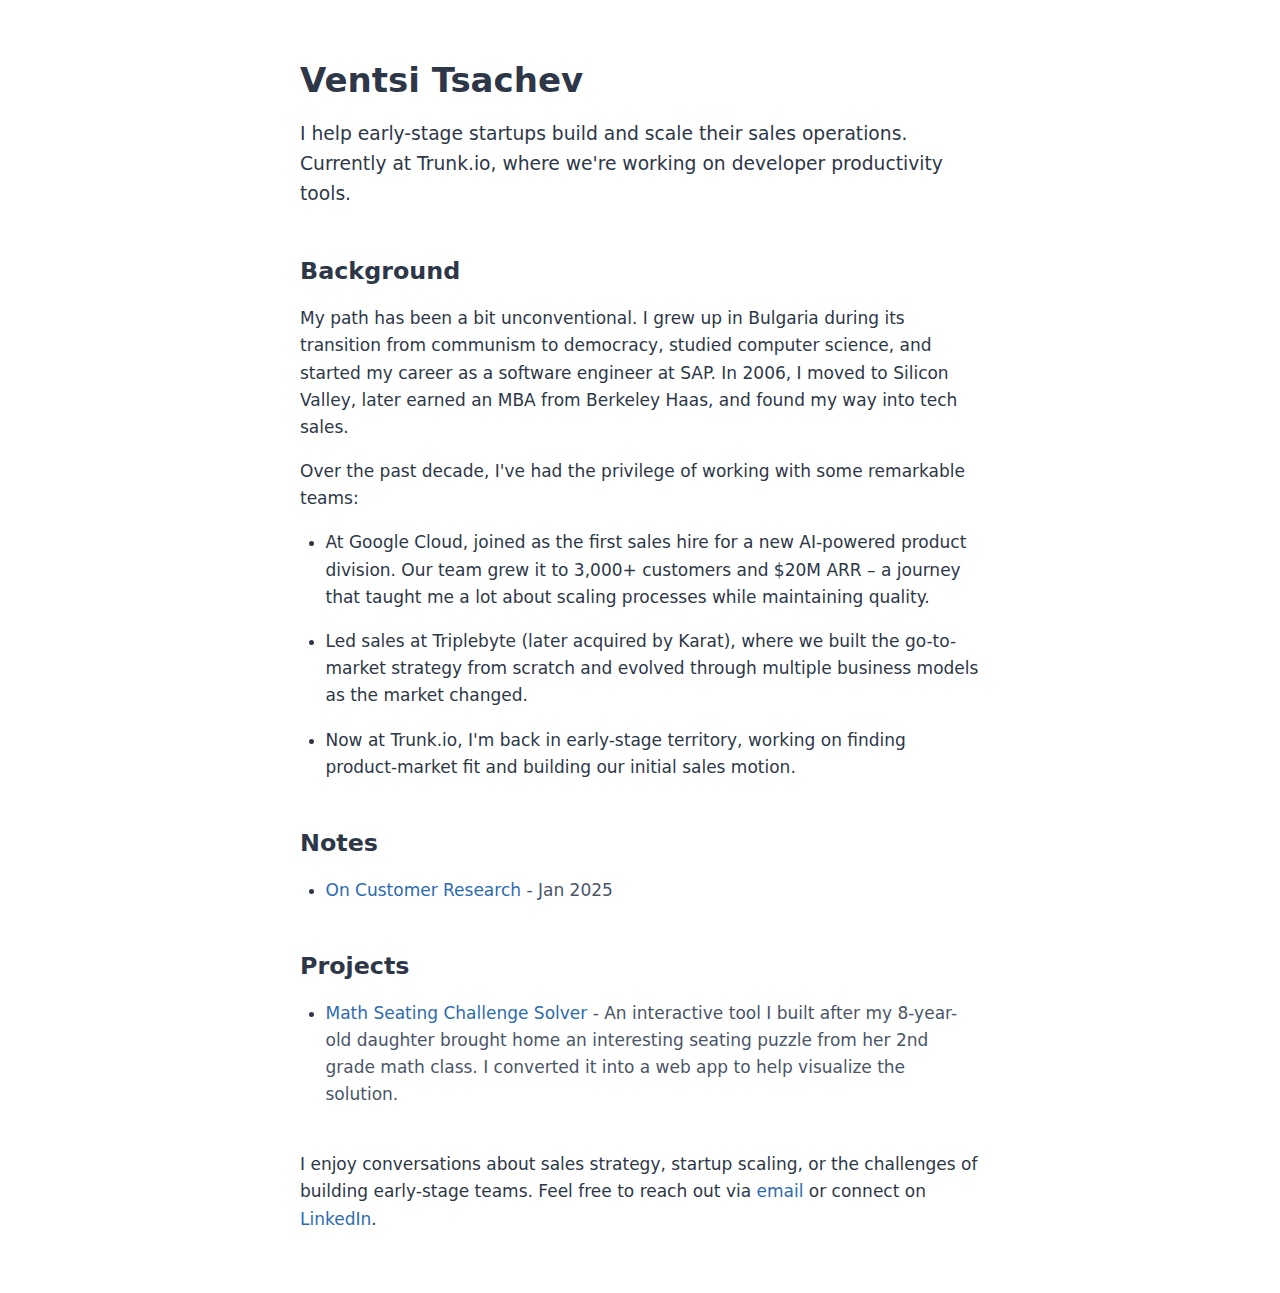
<file: index.html>
<!DOCTYPE html>
<html lang="en">
<head>
    <meta charset="UTF-8">
    <meta name="description" content="Ventsi Tsachev - Thoughts on tech sales, startups, and building teams"/>
    <meta name="twitter:card" content="summary" />
    <meta name="twitter:site" content="@ventsy" />
    <meta name="viewport" content="width=device-width, initial-scale=1.0">
    <link rel="canonical" href="http://tsachev.us" />
    <style>
        body {
            line-height: 1.6;
            font-family: system-ui, -apple-system, BlinkMacSystemFont, 'Segoe UI', Roboto, sans-serif;
            font-size: 17px;
            color: #2d3748;
            padding: 0 20px;
            margin: 0;
            background-color: #fff;
        }

        #maincontent {
            max-width: 680px;
            margin: 60px auto;
            padding: 0 20px;
        }

        h1, h2 {
            line-height: 1.2;
        }

        h1 {
            font-size: 2em;
            margin-bottom: 0.5em;
            font-weight: 600;
        }

        h2 {
            font-size: 1.4em;
            margin-top: 2em;
            font-weight: 600;
        }

        .intro {
            font-size: 1.1em;
            line-height: 1.6;
            margin-bottom: 2em;
        }

        ul {
            padding-left: 1.5em;
            margin-bottom: 1.5em;
        }

        li {
            margin-bottom: 1em;
        }

        a {
            color: #2b6cb0;
            text-decoration: none;
        }

        a:hover {
            text-decoration: underline;
        }

        .section {
            margin-bottom: 2.5em;
        }

        .subtle-highlight {
            color: #4a5568;
        }
    </style>
    <title>Ventsi Tsachev</title>
</head>
<body>
    <div id="maincontent">
        <h1>Ventsi Tsachev</h1>
        <p class="intro">I help early-stage startups build and scale their sales operations. Currently at Trunk.io, where we're working on developer productivity tools.</p>

        <div class="section">
            <h2>Background</h2>
            <p>My path has been a bit unconventional. I grew up in Bulgaria during its transition from communism to democracy, studied computer science, and started my career as a software engineer at SAP. In 2006, I moved to Silicon Valley, later earned an MBA from Berkeley Haas, and found my way into tech sales.</p>
            
            <p>Over the past decade, I've had the privilege of working with some remarkable teams:</p>
            <ul>
                <li>At Google Cloud, joined as the first sales hire for a new AI-powered product division. Our team grew it to 3,000+ customers and $20M ARR – a journey that taught me a lot about scaling processes while maintaining quality.</li>
                <li>Led sales at Triplebyte (later acquired by Karat), where we built the go-to-market strategy from scratch and evolved through multiple business models as the market changed.</li>
                <li>Now at Trunk.io, I'm back in early-stage territory, working on finding product-market fit and building our initial sales motion.</li>
            </ul>
        </div>
        <div class="section">
            <h2>Notes</h2>
            <ul>
                <li>
                    <a href="/blog/notes-on-customer-research">On Customer Research</a>
                    <span class="subtle-highlight"> - Jan 2025</span>
                </li>
            </ul>
        </div>
        
        <div class="section">
            <h2>Projects</h2>
            <ul>
                <li>
                    <a href="/seating-challenge-solver/">Math Seating Challenge Solver</a>
                    <span class="subtle-highlight"> - An interactive tool I built after my 8-year-old daughter brought home an interesting seating puzzle from her 2nd grade math class. I converted it into a web app to help visualize the solution.</span>
                </li>
            </ul>
        </div>

        <div class="section">
            <p>I enjoy conversations about sales strategy, startup scaling, or the challenges of building early-stage teams. Feel free to reach out via <a href="mailto:ventsi@tsachev.us">email</a> or connect on <a href="https://www.linkedin.com/in/ventsi/">LinkedIn</a>.</p>
        </div>
    </div>
</body>
</html>
</file>
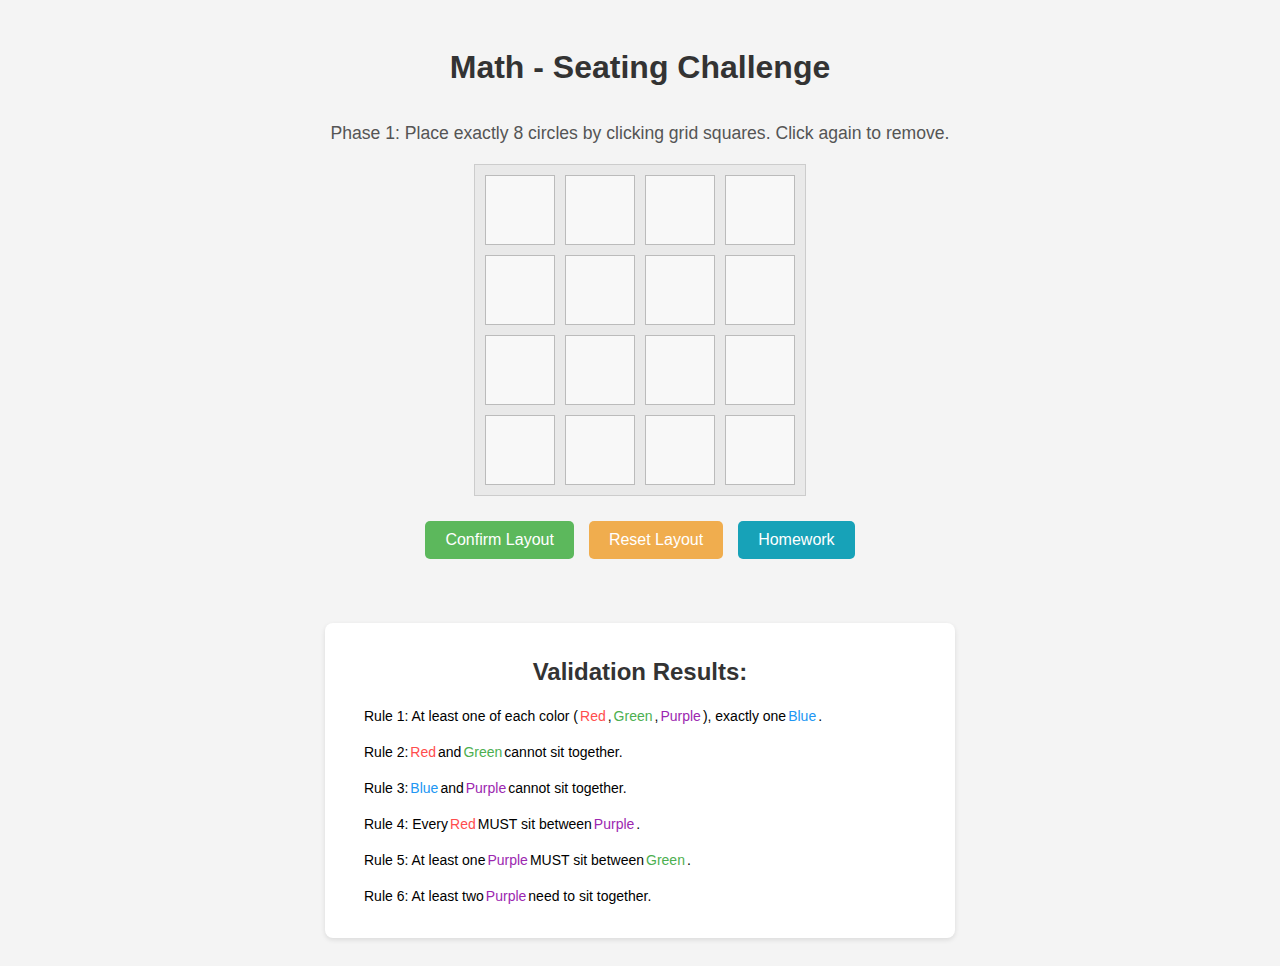
<file: seating-challenge-solver/index.html>
<!DOCTYPE html>
<html lang="en">
<head>
    <meta charset="UTF-8">
    <meta name="viewport" content="width=device-width, initial-scale=1.0">
    <title>Seating Challenge - Custom Layout</title>
    <link rel="stylesheet" href="style.css">
</head>
<body>
    <h1>Math - Seating Challenge</h1>

    <div id="instructions">
        Loading...
    </div>

    <div id="grid-container">
        </div>

    <div id="controls">
        <button id="confirm-button">Confirm Layout</button>
        <button id="check-button" style="display: none;">Check</button>
        <button id="reset-button">Reset Layout</button>
        <button id="homework-button">Homework</button> <!-- Renamed to Homework -->
    </div>

     <div id="feedback-area" aria-live="polite">
        </div>

    <div id="results-area">
        <h2>Validation Results:</h2>
        <ul>
            <li id="rule-1">
                Rule 1: At least one of each color 
                (<span class="color-word" style="color:#ff4d4d;">Red</span>, 
                <span class="color-word" style="color:#4caf50;">Green</span>, 
                <span class="color-word" style="color:#9c27b0;">Purple</span>), exactly one 
                <span class="color-word" style="color:#2196f3;">Blue</span>.
                <span class="status"></span>
            </li>
            <li id="rule-2">
                Rule 2: 
                <span class="color-word" style="color:#ff4d4d;">Red</span> and 
                <span class="color-word" style="color:#4caf50;">Green</span> cannot sit together.
                <span class="status"></span>
            </li>
            <li id="rule-3">
                Rule 3:
                <span class="color-word" style="color:#2196f3;">Blue</span>
                and
                <span class="color-word" style="color:#9c27b0;">Purple</span>
                cannot sit together.
                <span class="status"></span>
            </li>
            <li id="rule-4">
                Rule 4: Every 
                <span class="color-word" style="color:#ff4d4d;">Red</span> MUST sit between 
                <span class="color-word" style="color:#9c27b0;">Purple</span>.
                <span class="status"></span>
            </li>
            <li id="rule-5">
                Rule 5: At least one 
                <span class="color-word" style="color:#9c27b0;">Purple</span> MUST sit between 
                <span class="color-word" style="color:#4caf50;">Green</span>.
                <span class="status"></span>
            </li>
            <li id="rule-6">
                Rule 6: At least two 
                <span class="color-word" style="color:#9c27b0;">Purple</span> need to sit together.
                <span class="status"></span>
            </li>
        </ul>
    </div>

    <!-- Add a modal for entering the answer -->
    <div id="answer-modal" class="modal hidden">
        <div class="modal-content">
            <h2>Which machine sends documents using a phone line?</h2>
            <input id="answer-input" type="text" placeholder="Enter your answer here" autofocus />
            <div class="modal-buttons">
                <button id="answer-submit">Submit</button>
                <button id="answer-cancel">Cancel</button>
            </div>
        </div>
    </div>

    <script src="script.js"></script>
</body>
</html>
</file>
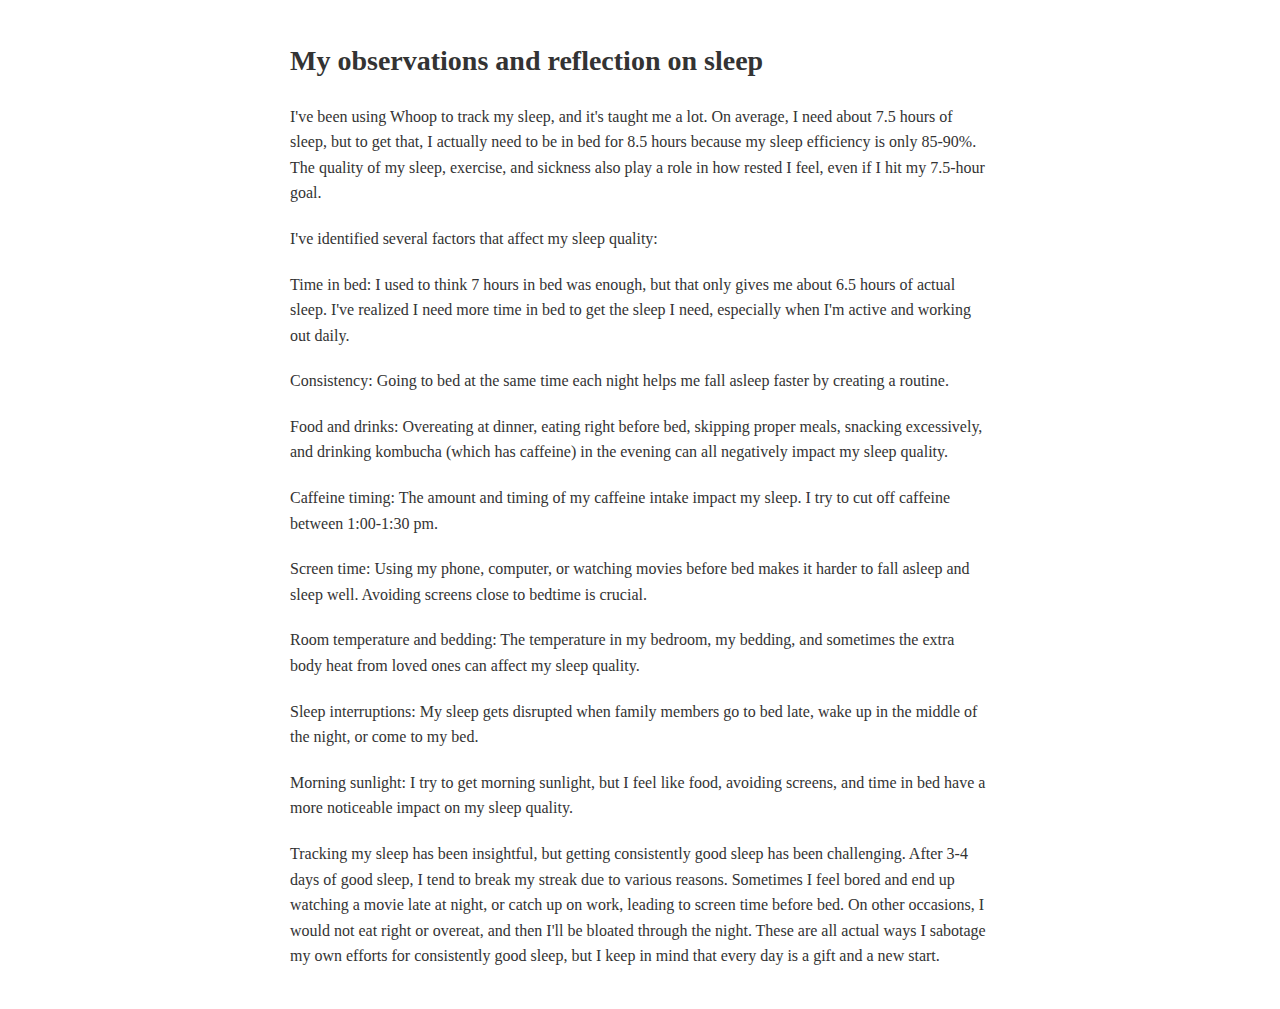
<file: sleep-observations.html>
<!DOCTYPE html>
<html lang="en">
<head>
    <meta charset="UTF-8">
    <meta name="viewport" content="width=device-width, initial-scale=1.0">
    <title>My observations and reflection on sleep</title>
    <style>
        body {
            font-family: 'Georgia', serif;
            line-height: 1.6;
            max-width: 700px;
            margin: 0 auto;
            padding: 20px;
            color: #333;
        }
        h1 {
            font-size: 28px;
            margin-bottom: 20px;
        }
        p {
            margin-bottom: 20px;
        }
    </style>
</head>
<body>
    <h1>My observations and reflection on sleep</h1>

    <p>I've been using Whoop to track my sleep, and it's taught me a lot. On average, I need about 7.5 hours of sleep, but to get that, I actually need to be in bed for 8.5 hours because my sleep efficiency is only 85-90%. The quality of my sleep, exercise, and sickness also play a role in how rested I feel, even if I hit my 7.5-hour goal.</p>

    <p>I've identified several factors that affect my sleep quality:</p>

    <p>Time in bed: I used to think 7 hours in bed was enough, but that only gives me about 6.5 hours of actual sleep. I've realized I need more time in bed to get the sleep I need, especially when I'm active and working out daily.</p>

    <p>Consistency: Going to bed at the same time each night helps me fall asleep faster by creating a routine.</p>

    <p>Food and drinks: Overeating at dinner, eating right before bed, skipping proper meals, snacking excessively, and drinking kombucha (which has caffeine) in the evening can all negatively impact my sleep quality.</p>

    <p>Caffeine timing: The amount and timing of my caffeine intake impact my sleep. I try to cut off caffeine between 1:00-1:30 pm.</p>

    <p>Screen time: Using my phone, computer, or watching movies before bed makes it harder to fall asleep and sleep well. Avoiding screens close to bedtime is crucial.</p>

    <p>Room temperature and bedding: The temperature in my bedroom, my bedding, and sometimes the extra body heat from loved ones can affect my sleep quality.</p>

    <p>Sleep interruptions: My sleep gets disrupted when family members go to bed late, wake up in the middle of the night, or come to my bed.</p>

    <p>Morning sunlight: I try to get morning sunlight, but I feel like food, avoiding screens, and time in bed have a more noticeable impact on my sleep quality.</p>

    <p>Tracking my sleep has been insightful, but getting consistently good sleep has been challenging. After 3-4 days of good sleep, I tend to break my streak due to various reasons. Sometimes I feel bored and end up watching a movie late at night, or catch up on work, leading to screen time before bed. On other occasions, I would not eat right or overeat, and then I'll be bloated through the night. These are all actual ways I sabotage my own efforts for consistently good sleep, but I keep in mind that every day is a gift and a new start.</p>
</body>
</html>
</file>
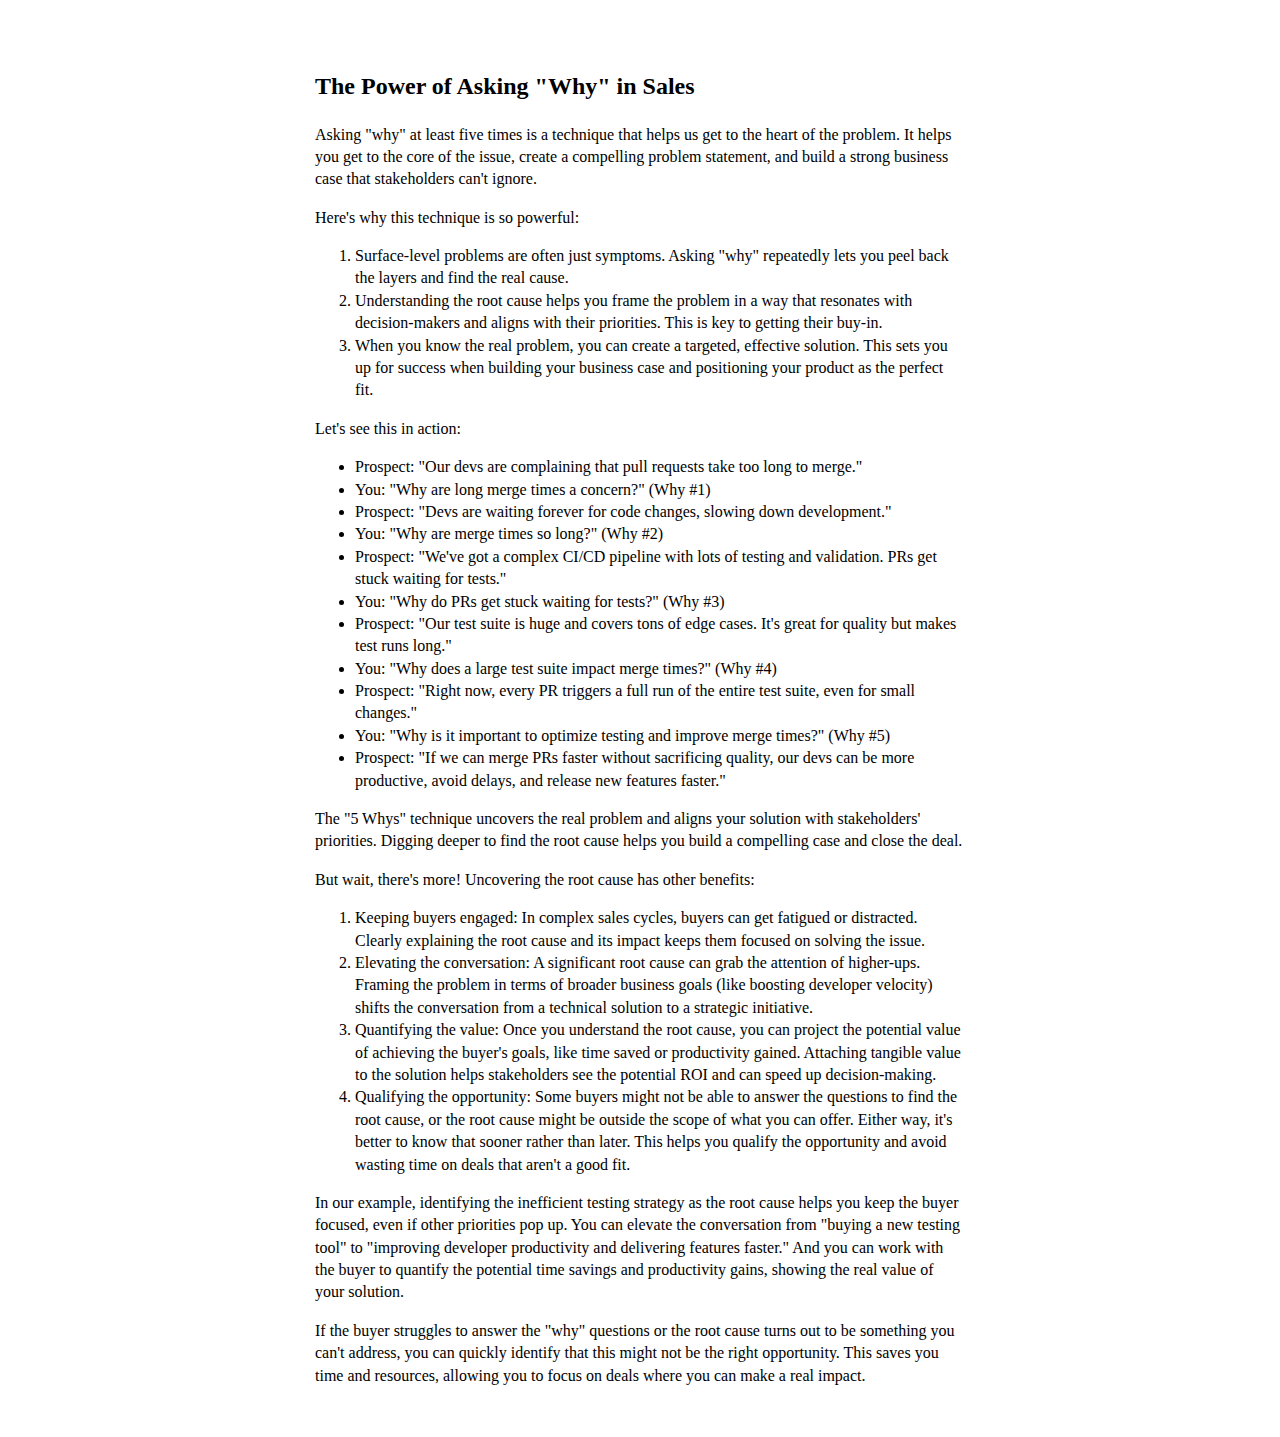
<file: blog/5-whys-in-sales.html>
<html>
<head>
  <meta name="description" content="The Power of Asking 'Why' in Sales"/>
  <meta name="twitter:card" content="summary" />
  <meta name="twitter:site" content="@ventsy" />
  <meta name="viewport" content="width=device-width, initial-scale=1.0">
  <link rel="canonical" href="http://tsachev.us/blog/5-whys-in-sales.html" />
  <style>
    body {
      line-height: 1.4;
      font-size: 16px;
      padding: 0 10px;
      margin: 50px auto;
      max-width: 650px;
    }
    #maincontent {
      max-width:42em;
      margin:15 auto;
    }
  </style>
  <title>The Power of Asking "Why" in Sales</title>
</head>
<body>
  <div id="maincontent" style="margin-top:70px">
    <h2>The Power of Asking "Why" in Sales</h2>
    <p>Asking "why" at least five times is a technique that helps us get to the heart of the problem. It helps you get to the core of the issue, create a compelling problem statement, and build a strong business case that stakeholders can't ignore.</p>
    <p>Here's why this technique is so powerful:</p>
    <ol>
      <li>Surface-level problems are often just symptoms. Asking "why" repeatedly lets you peel back the layers and find the real cause.</li>
      <li>Understanding the root cause helps you frame the problem in a way that resonates with decision-makers and aligns with their priorities. This is key to getting their buy-in.</li>
      <li>When you know the real problem, you can create a targeted, effective solution. This sets you up for success when building your business case and positioning your product as the perfect fit.</li>
    </ol>
    <p>Let's see this in action:</p>
    <ul>
      <li>Prospect: "Our devs are complaining that pull requests take too long to merge."</li>
      <li>You: "Why are long merge times a concern?" (Why #1)</li>
      <li>Prospect: "Devs are waiting forever for code changes, slowing down development."</li>
      <li>You: "Why are merge times so long?" (Why #2)</li>
      <li>Prospect: "We've got a complex CI/CD pipeline with lots of testing and validation. PRs get stuck waiting for tests."</li>
      <li>You: "Why do PRs get stuck waiting for tests?" (Why #3)</li>
      <li>Prospect: "Our test suite is huge and covers tons of edge cases. It's great for quality but makes test runs long."</li>
      <li>You: "Why does a large test suite impact merge times?" (Why #4)</li>
      <li>Prospect: "Right now, every PR triggers a full run of the entire test suite, even for small changes."</li>
      <li>You: "Why is it important to optimize testing and improve merge times?" (Why #5)</li>
      <li>Prospect: "If we can merge PRs faster without sacrificing quality, our devs can be more productive, avoid delays, and release new features faster."</li>
    </ul>
    <p>The "5 Whys" technique uncovers the real problem and aligns your solution with stakeholders' priorities. Digging deeper to find the root cause helps you build a compelling case and close the deal.</p>
    <p>But wait, there's more! Uncovering the root cause has other benefits:</p>
    <ol>
      <li>Keeping buyers engaged: In complex sales cycles, buyers can get fatigued or distracted. Clearly explaining the root cause and its impact keeps them focused on solving the issue.</li>
      <li>Elevating the conversation: A significant root cause can grab the attention of higher-ups. Framing the problem in terms of broader business goals (like boosting developer velocity) shifts the conversation from a technical solution to a strategic initiative.</li>
      <li>Quantifying the value: Once you understand the root cause, you can project the potential value of achieving the buyer's goals, like time saved or productivity gained. Attaching tangible value to the solution helps stakeholders see the potential ROI and can speed up decision-making.</li>
      <li>Qualifying the opportunity: Some buyers might not be able to answer the questions to find the root cause, or the root cause might be outside the scope of what you can offer. Either way, it's better to know that sooner rather than later. This helps you qualify the opportunity and avoid wasting time on deals that aren't a good fit.</li>
    </ol>
    <p>In our example, identifying the inefficient testing strategy as the root cause helps you keep the buyer focused, even if other priorities pop up. You can elevate the conversation from "buying a new testing tool" to "improving developer productivity and delivering features faster." And you can work with the buyer to quantify the potential time savings and productivity gains, showing the real value of your solution.</p>
    <p>If the buyer struggles to answer the "why" questions or the root cause turns out to be something you can't address, you can quickly identify that this might not be the right opportunity. This saves you time and resources, allowing you to focus on deals where you can make a real impact.</p>
  </div>
</body>
</html>
</file>
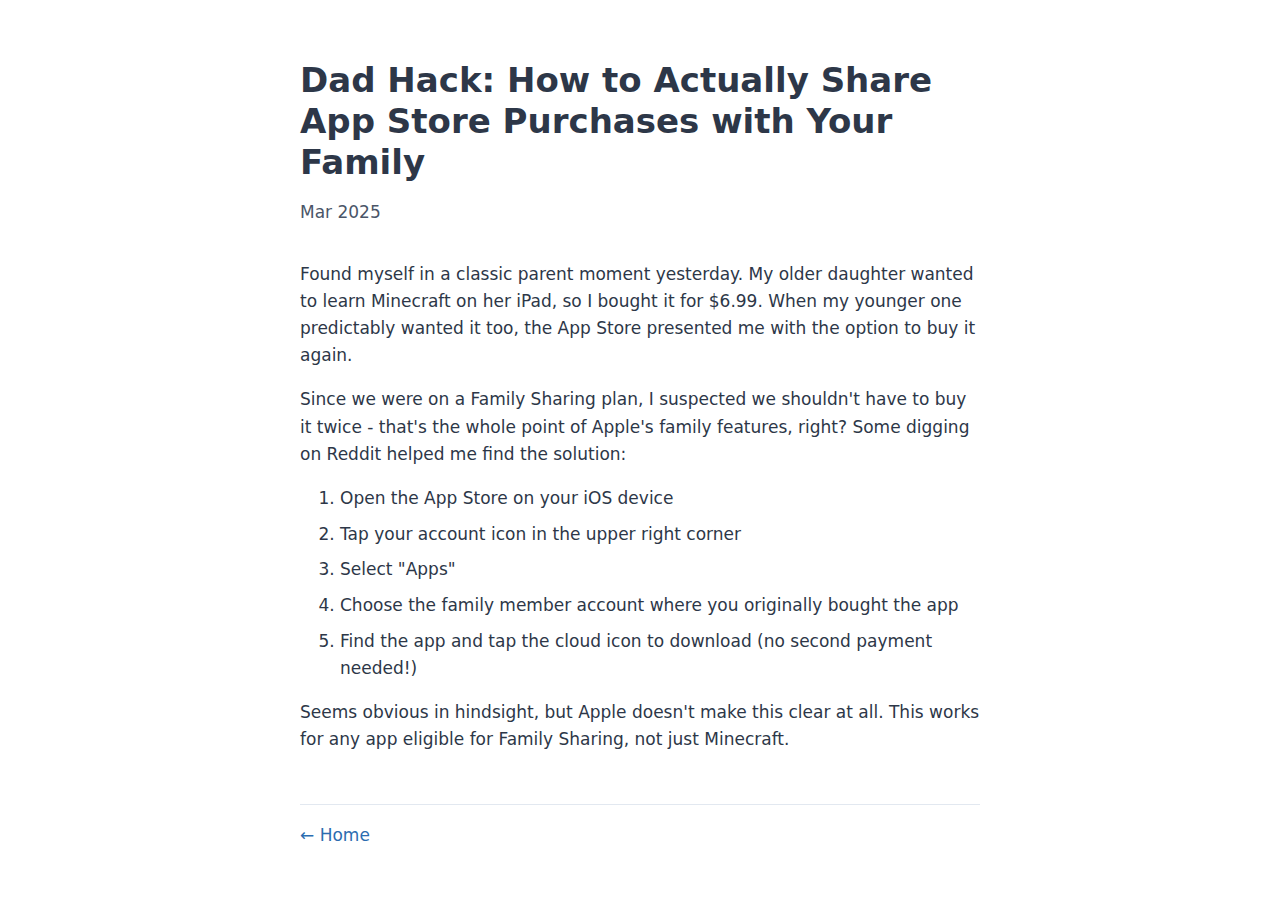
<file: blog/app-store-family-sharing.html>
<!DOCTYPE html>
<html lang="en">
<head>
    <meta charset="UTF-8">
    <meta name="description" content="How to Share App Store Purchases with Family"/>
    <meta name="viewport" content="width=device-width, initial-scale=1.0">
    <link rel="canonical" href="http://tsachev.us/blog/dad-hack-app-store-family-sharing" />
   <style>
        body {
            line-height: 1.6;
            font-family: system-ui, -apple-system, BlinkMacSystemFont, 'Segoe UI', Roboto, sans-serif;
            font-size: 17px;
            color: #2d3748;
            padding: 0 20px;
            margin: 0;
            background-color: #fff;
        }
        #maincontent {
            max-width: 680px;
            margin: 60px auto;
            padding: 0 20px;
        }
        h1, h2 {
            line-height: 1.2;
        }
        h1 {
            font-size: 2em;
            margin-bottom: 0.5em;
            font-weight: 600;
        }
        .date {
            color: #4a5568;
            margin-bottom: 2em;
        }
        ul {
            padding-left: 1.5em;
            margin-bottom: 1.5em;
        }
        li {
            margin-bottom: 0.5em;
        }
        a {
            color: #2b6cb0;
            text-decoration: none;
        }
        a:hover {
            text-decoration: underline;
        }
        .back-link {
            margin-top: 3em;
            padding-top: 1em;
            border-top: 1px solid #e2e8f0;
        }
    </style>
    <title>Dad Hack: How to Share App Store Purchases with Family</title>
</head>
<body>
    <div id="maincontent">
        <h1>Dad Hack: How to Actually Share App Store Purchases with Your Family</h1>
        <div class="date">Mar 2025</div>
        
        <p>Found myself in a classic parent moment yesterday. My older daughter wanted to learn Minecraft on her iPad, so I bought it for $6.99. When my younger one predictably wanted it too, the App Store presented me with the option to buy it again.</p>
        
        <p>Since we were on a Family Sharing plan, I suspected we shouldn't have to buy it twice - that's the whole point of Apple's family features, right? Some digging on Reddit helped me find the solution:</p>
        
        <ol>
            <li>Open the App Store on your iOS device</li>
            <li>Tap your account icon in the upper right corner</li>
            <li>Select "Apps"</li>
            <li>Choose the family member account where you originally bought the app</li>
            <li>Find the app and tap the cloud icon to download (no second payment needed!)</li>
        </ol>
        
        <p>Seems obvious in hindsight, but Apple doesn't make this clear at all. This works for any app eligible for Family Sharing, not just Minecraft.</p>
        
        <div class="back-link">
            <a href="/">← Home</a>
        </div>
    </div>
</body>
</html>
</file>
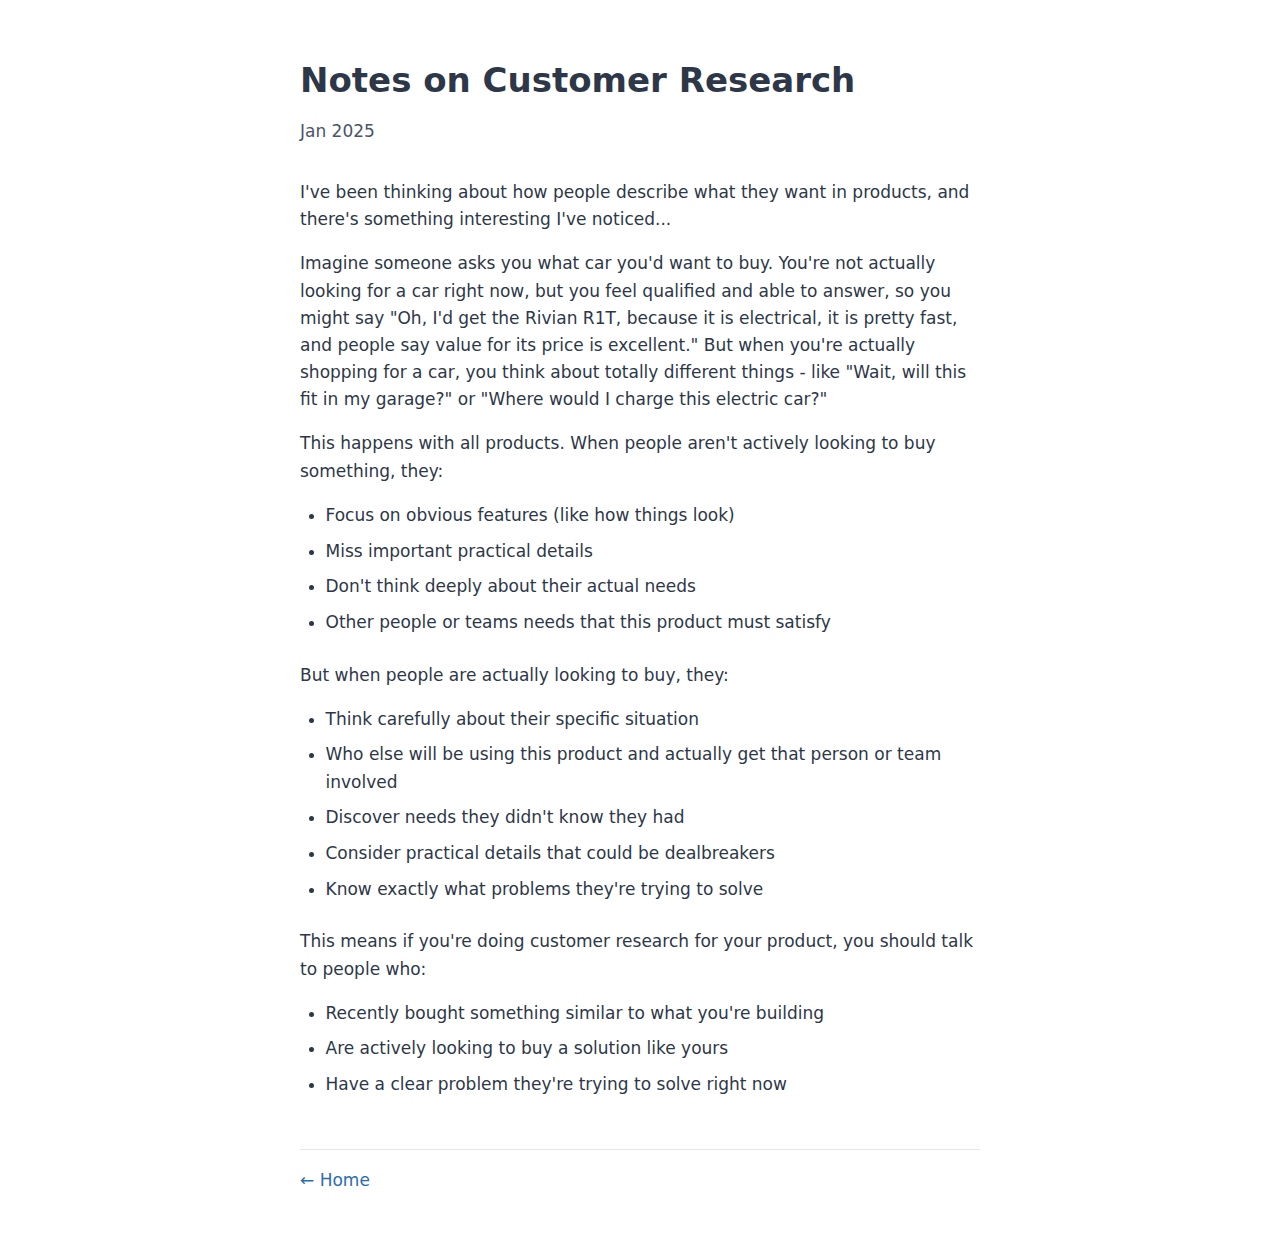
<file: blog/notes-on-customer-research.html>
<!DOCTYPE html>
<html lang="en">
<head>
    <meta charset="UTF-8">
    <meta name="description" content="Notes on customer research and product development"/>
    <meta name="viewport" content="width=device-width, initial-scale=1.0">
    <link rel="canonical" href="http://tsachev.us/blog/notes-on-customer-research" />
   <style>
        body {
            line-height: 1.6;
            font-family: system-ui, -apple-system, BlinkMacSystemFont, 'Segoe UI', Roboto, sans-serif;
            font-size: 17px;
            color: #2d3748;
            padding: 0 20px;
            margin: 0;
            background-color: #fff;
        }
        #maincontent {
            max-width: 680px;
            margin: 60px auto;
            padding: 0 20px;
        }
        h1, h2 {
            line-height: 1.2;
        }
        h1 {
            font-size: 2em;
            margin-bottom: 0.5em;
            font-weight: 600;
        }
        .date {
            color: #4a5568;
            margin-bottom: 2em;
        }
        ul {
            padding-left: 1.5em;
            margin-bottom: 1.5em;
        }
        li {
            margin-bottom: 0.5em;
        }
        a {
            color: #2b6cb0;
            text-decoration: none;
        }
        a:hover {
            text-decoration: underline;
        }
        .back-link {
            margin-top: 3em;
            padding-top: 1em;
            border-top: 1px solid #e2e8f0;
        }
    </style>
    <title>Notes on Customer Research - Ventsi Tsachev</title>
</head>
<body>
    <div id="maincontent">
        <h1>Notes on Customer Research</h1>
        <div class="date">Jan 2025</div>
        
        <p>I've been thinking about how people describe what they want in products, and there's something interesting I've noticed...</p>

        <p>Imagine someone asks you what car you'd want to buy. You're not actually looking for a car right now, but you feel qualified and able to answer, so you might say "Oh, I'd get the Rivian R1T, because it is electrical, it is pretty fast, and people say value for its price is excellent." But when you're actually shopping for a car, you think about totally different things - like "Wait, will this fit in my garage?" or "Where would I charge this electric car?"</p>

        <p>This happens with all products. When people aren't actively looking to buy something, they:</p>
        <ul>
            <li>Focus on obvious features (like how things look)</li>
            <li>Miss important practical details</li>
            <li>Don't think deeply about their actual needs</li>
            <li>Other people or teams needs that this product must satisfy</li>
        </ul>

        <p>But when people are actually looking to buy, they:</p>
        <ul>
            <li>Think carefully about their specific situation</li>
            <li>Who else will be using this product and actually get that person or team involved</li>
            <li>Discover needs they didn't know they had</li>
            <li>Consider practical details that could be dealbreakers</li>
            <li>Know exactly what problems they're trying to solve</li>
        </ul>

        <p>This means if you're doing customer research for your product, you should talk to people who:</p>
        <ul>
            <li>Recently bought something similar to what you're building</li>
            <li>Are actively looking to buy a solution like yours</li>
            <li>Have a clear problem they're trying to solve right now</li>
        </ul>

        <div class="back-link">
            <a href="/">← Home</a>
        </div>
    </div>
</body>
</html>
</file>
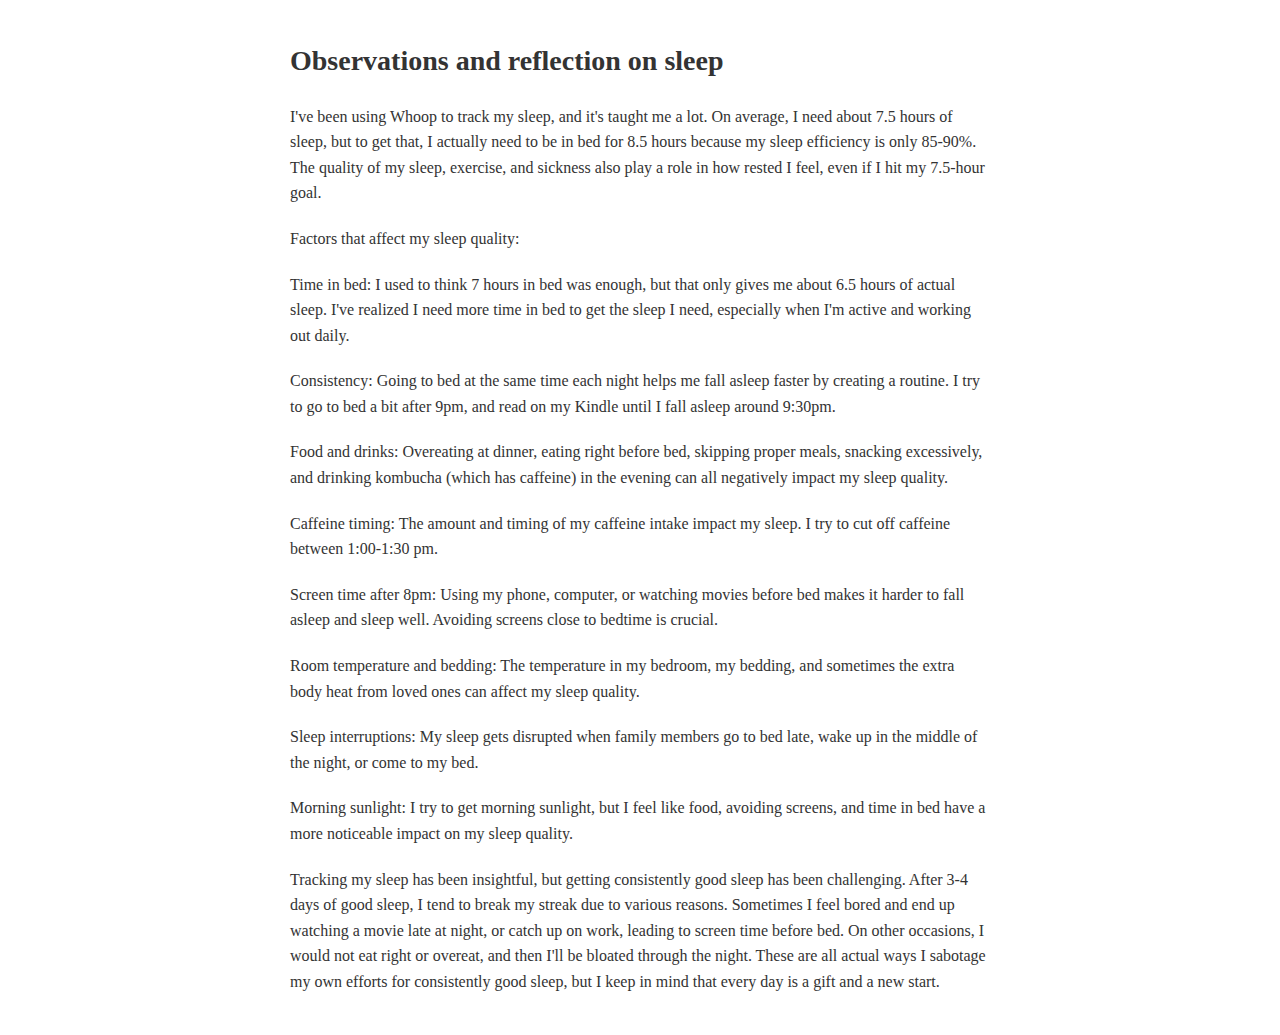
<file: blog/sleep-observations.html>
<!DOCTYPE html>
<html lang="en">
<head>
    <meta charset="UTF-8">
    <meta name="viewport" content="width=device-width, initial-scale=1.0">
    <title>Observations and reflection on sleep</title>
    <style>
        body {
            font-family: 'Georgia', serif;
            line-height: 1.6;
            max-width: 700px;
            margin: 0 auto;
            padding: 20px;
            color: #333;
        }
        h1 {
            font-size: 28px;
            margin-bottom: 20px;
        }
        p {
            margin-bottom: 20px;
        }
    </style>
</head>
<body>
    <h1>Observations and reflection on sleep</h1>

    <p>I've been using Whoop to track my sleep, and it's taught me a lot. On average, I need about 7.5 hours of sleep, but to get that, I actually need to be in bed for 8.5 hours because my sleep efficiency is only 85-90%. The quality of my sleep, exercise, and sickness also play a role in how rested I feel, even if I hit my 7.5-hour goal.</p>

    <p>Factors that affect my sleep quality:</p>

    <p>Time in bed: I used to think 7 hours in bed was enough, but that only gives me about 6.5 hours of actual sleep. I've realized I need more time in bed to get the sleep I need, especially when I'm active and working out daily.</p>

    <p>Consistency: Going to bed at the same time each night helps me fall asleep faster by creating a routine. I try to go to bed a bit after 9pm, and read on my Kindle until I fall asleep around 9:30pm.</p>

    <p>Food and drinks: Overeating at dinner, eating right before bed, skipping proper meals, snacking excessively, and drinking kombucha (which has caffeine) in the evening can all negatively impact my sleep quality.</p>

    <p>Caffeine timing: The amount and timing of my caffeine intake impact my sleep. I try to cut off caffeine between 1:00-1:30 pm.</p>

    <p>Screen time after 8pm: Using my phone, computer, or watching movies before bed makes it harder to fall asleep and sleep well. Avoiding screens close to bedtime is crucial.</p>

    <p>Room temperature and bedding: The temperature in my bedroom, my bedding, and sometimes the extra body heat from loved ones can affect my sleep quality.</p>

    <p>Sleep interruptions: My sleep gets disrupted when family members go to bed late, wake up in the middle of the night, or come to my bed.</p>

    <p>Morning sunlight: I try to get morning sunlight, but I feel like food, avoiding screens, and time in bed have a more noticeable impact on my sleep quality.</p>

    <p>Tracking my sleep has been insightful, but getting consistently good sleep has been challenging. After 3-4 days of good sleep, I tend to break my streak due to various reasons. Sometimes I feel bored and end up watching a movie late at night, or catch up on work, leading to screen time before bed. On other occasions, I would not eat right or overeat, and then I'll be bloated through the night. These are all actual ways I sabotage my own efforts for consistently good sleep, but I keep in mind that every day is a gift and a new start.</p>
</body>
</html>
</file>
<file: seating-challenge-solver/style.css>
body {
    font-family: sans-serif;
    display: flex;
    flex-direction: column;
    align-items: center;
    padding: 20px;
    background-color: #f4f4f4;
    min-height: 100vh;
}

h1, h2 {
    color: #333;
    text-align: center;
}

#instructions {
    margin: 15px 0;
    font-size: 1.1em;
    color: #555;
    min-height: 1.5em; /* Prevent layout shift */
    text-align: center;
}

#feedback-area {
    color: #d9534f; /* Reddish for errors/warnings */
    min-height: 1.2em; /* Prevent layout shift */
    margin-bottom: 10px;
    font-weight: bold;
    text-align: center;
}


/* --- Grid Layout --- */
#grid-container {
    display: grid;
    grid-template-columns: repeat(4, 70px); /* 4 columns */
    grid-template-rows: repeat(4, 70px);    /* 4 rows */
    gap: 10px;
    margin-bottom: 25px;
    border: 1px solid #ccc;
    padding: 10px;
    background-color: #e9e9e9;
    width: fit-content;
}

.grid-cell {
    background-color: #f8f8f8;
    border: 1px solid #bbb;
    cursor: pointer;
    display: flex;
    justify-content: center;
    align-items: center;
    transition: background-color 0.2s ease;
    position: relative; /* For potential future additions */
}

.grid-cell:not(.disabled):hover {
    background-color: #e0e0e0;
}

/* State when cell is disabled (Phase 2, no circle) */
.grid-cell.disabled {
    background-color: #d0d0d0;
    opacity: 0.6;
    cursor: not-allowed;
    border-color: #aaa;
    pointer-events: none; /* Explicitly disable click events */
}

.grid-cell.disabled .circle-placeholder {
    display: none; /* Hide placeholder if cell is disabled */
}

/* Circle placeholder within the cell */
.circle-placeholder {
    width: 80%;
    height: 80%;
    border-radius: 50%;
    border: 2px solid transparent;
    background-color: transparent;
    transition: background-color 0.3s ease, border-color 0.3s ease;
    box-sizing: border-box;
    display: none; /* Hidden by default */
}

/* State when cell has a circle (placed) but no specific color */
.grid-cell.has-circle .circle-placeholder {
    display: block;
    /* Remove background-color from here - it will be set by color classes */
}

/* --- Color Classes (Applied with higher specificity) --- */
.grid-cell.has-circle .circle-placeholder.uncolored { 
    background-color: #ffffff; 
    border-color: #555; 
}
.grid-cell.has-circle .circle-placeholder.red { 
    background-color: #ff4d4d; 
    border-color: transparent; 
}
.grid-cell.has-circle .circle-placeholder.green { 
    background-color: #4caf50; 
    border-color: transparent; 
}
.grid-cell.has-circle .circle-placeholder.blue { 
    background-color: #2196f3; 
    border-color: transparent; 
}
.grid-cell.has-circle .circle-placeholder.purple { 
    background-color: #9c27b0; 
    color: white; 
    border-color: transparent; 
}

/* --- Button Styling --- */
#controls {
    margin-bottom: 20px;
    display: flex;
    gap: 15px;
}

#controls button {
    padding: 10px 20px;
    font-size: 16px;
    cursor: pointer;
    border: none;
    border-radius: 5px;
    color: white;
}

#confirm-button { background-color: #5cb85c; } /* Green */
#confirm-button:hover { background-color: #4cae4c; }

#check-button { background-color: #007bff; } /* Blue */
#check-button:hover { background-color: #0056b3; }

#reset-button { background-color: #f0ad4e; } /* Orange */
#reset-button:hover { background-color: #ec971f; }

#homework-button {
    background-color: #17a2b8; /* Teal */
}
#homework-button:hover {
    background-color: #138496;
}

/* --- Results Area Styling (mostly reused) --- */
#results-area {
    width: 90%;
    max-width: 600px;
    background-color: #fff;
    padding: 15px;
    border-radius: 8px;
    box-shadow: 0 2px 5px rgba(0,0,0,0.1);
    margin-top: 15px;
    word-break: break-word; /* Ensure long words or spans break properly */
}

#results-area ul {
    list-style: disc; /* restore bullet points */
    padding-left: 1.5em;
}
#results-area li {
    display: list-item; /* ensure bullets display */
    margin-bottom: 12px;
    line-height: 1.6;
}

#results-area li { margin-bottom: 10px; font-size: 14px; line-height: 1.5; display: flex; align-items: center; }
#results-area .status { font-weight: bold; margin-left: 8px; padding: 3px 6px; border-radius: 4px; color: white; display: inline-block; }
.honored { background-color: #4caf50; }
.violated { background-color: #f44336; }
.pending { color: #777; font-style: italic; background-color: transparent;}
.grid-cell.has-circle {
    z-index: 1; /* Ensure proper stacking context */
}

.grid-cell.has-circle .circle-placeholder {
    cursor: pointer; /* Show pointer cursor to indicate clickable */
}

.modal.hidden {
    display: none !important; /* Force hidden state with !important */
}

.modal {
    position: fixed;
    top: 0;
    left: 0;
    width: 100%;
    height: 100%;
    background: rgba(0, 0, 0, 0.75);
    display: flex;
    justify-content: center;
    align-items: center;
    z-index: 999;
}

/* Modern Modal Styling */
.modal.hidden {
    display: none;
}

.modal {
    position: fixed;
    top: 0;
    left: 0;
    width: 100%;
    height: 100%;
    background: rgba(0, 0, 0, 0.75);
    display: flex;
    justify-content: center;
    align-items: center;
    z-index: 999;
    animation: fadeIn 0.3s ease-out;
}

@keyframes fadeIn {
    from { opacity: 0; }
    to { opacity: 1; }
}

.modal-content {
    background: #fff;
    padding: 28px;
    max-width: 400px;
    width: 90%;
    border-radius: 12px;
    text-align: center;
    box-shadow: 0 10px 30px rgba(0, 0, 0, 0.2);
    transform: translateY(0);
    animation: slideUp 0.3s ease-out;
}

@keyframes slideUp {
    from { transform: translateY(30px); opacity: 0; }
    to { transform: translateY(0); opacity: 1; }
}

.modal-content h2 {
    margin-top: 0;
    color: #333;
    font-size: 1.5rem;
    margin-bottom: 20px;
}

#answer-input {
    width: 100%;
    padding: 12px 16px;
    border: 2px solid #ddd;
    border-radius: 8px;
    font-size: 16px;
    margin-bottom: 24px;
    box-sizing: border-box;
    transition: border-color 0.3s, box-shadow 0.3s;
}

#answer-input:focus {
    outline: none;
    border-color: #17a2b8;
    box-shadow: 0 0 0 3px rgba(23, 162, 184, 0.2);
}

.modal-buttons {
    display: flex;
    justify-content: center;
    gap: 16px;
}

.modal-buttons button {
    padding: 12px 24px;
    font-size: 16px;
    cursor: pointer;
    border: none;
    border-radius: 8px;
    color: white;
    font-weight: 500;
    transition: transform 0.15s, background-color 0.3s;
}

.modal-buttons button:hover {
    transform: translateY(-2px);
}

.modal-buttons button:active {
    transform: translateY(0);
}

#answer-submit {
    background-color: #17a2b8;
}

#answer-submit:hover {
    background-color: #138496;
}

#answer-cancel {
    background-color: #6c757d;
}

#answer-cancel:hover {
    background-color: #5a6268;
}

.modal-content {
    background: #fff;
    padding: 20px;
    max-width: 300px;
    width: 90%;
    border-radius: 8px;
    text-align: center;
}

.modal-buttons {
    margin-top: 10px;
    display: flex;
    justify-content: space-evenly;
}

.color-word {
    margin: 0 5px; /* Add horizontal spacing around colored words */
    word-break: break-word; /* Prevent overflow of colored words */
}

/* Enhanced list item styling */
#results-area li {
    margin-bottom: 15px;
    font-size: 14px;
    line-height: 1.5;
    position: relative;
    padding-right: 100px; /* Make room for the status badge */
    display: flex;
    flex-wrap: wrap;
}

/* Make status badges stay together */
#results-area .status {
    font-weight: bold;
    padding: 3px 8px;
    border-radius: 4px;
    color: white;
    white-space: nowrap; /* Prevent "Not Good" from breaking */
    position: absolute;
    right: 0;
    top: 0;
}

/* For smaller screens */
@media (max-width: 600px) {
    #results-area li {
        padding-right: 0; /* Remove right padding */
        margin-bottom: 25px; /* More space between rules */
    }
    
    #results-area .status {
        position: static; /* Remove absolute positioning */
        margin-top: 8px; /* Add top margin when it wraps */
        display: block;
        width: fit-content;
        margin-left: 26px; /* Align with rule text */
    }
}

/* Color word spacing */
.color-word {
    display: inline-block; /* Prevents breaking within colored words */
    margin: 0 2px;
}

/* Responsive Design for Smaller Screens */
@media (max-width: 768px) {
    body {
        padding: 10px;
    }

    #results-area {
        padding: 10px;
        font-size: 14px; /* Reduce font size for smaller screens */
    }

    #results-area ul {
        padding-left: 1em; /* Adjust padding for smaller screens */
    }

    #results-area li {
        flex-wrap: wrap; /* Allow wrapping for long lines */
        margin-bottom: 8px; /* Reduce spacing between items */
    }

    #results-area .status {
        margin-left: 0; /* Remove left margin for better alignment */
        margin-top: 5px; /* Add top margin for spacing when wrapping */
    }

    h1, h2 {
        font-size: 1.5em; /* Adjust heading sizes */
    }

    #controls button {
        font-size: 14px; /* Reduce button font size */
        padding: 8px 16px; /* Adjust button padding */
    }
}
</file>
